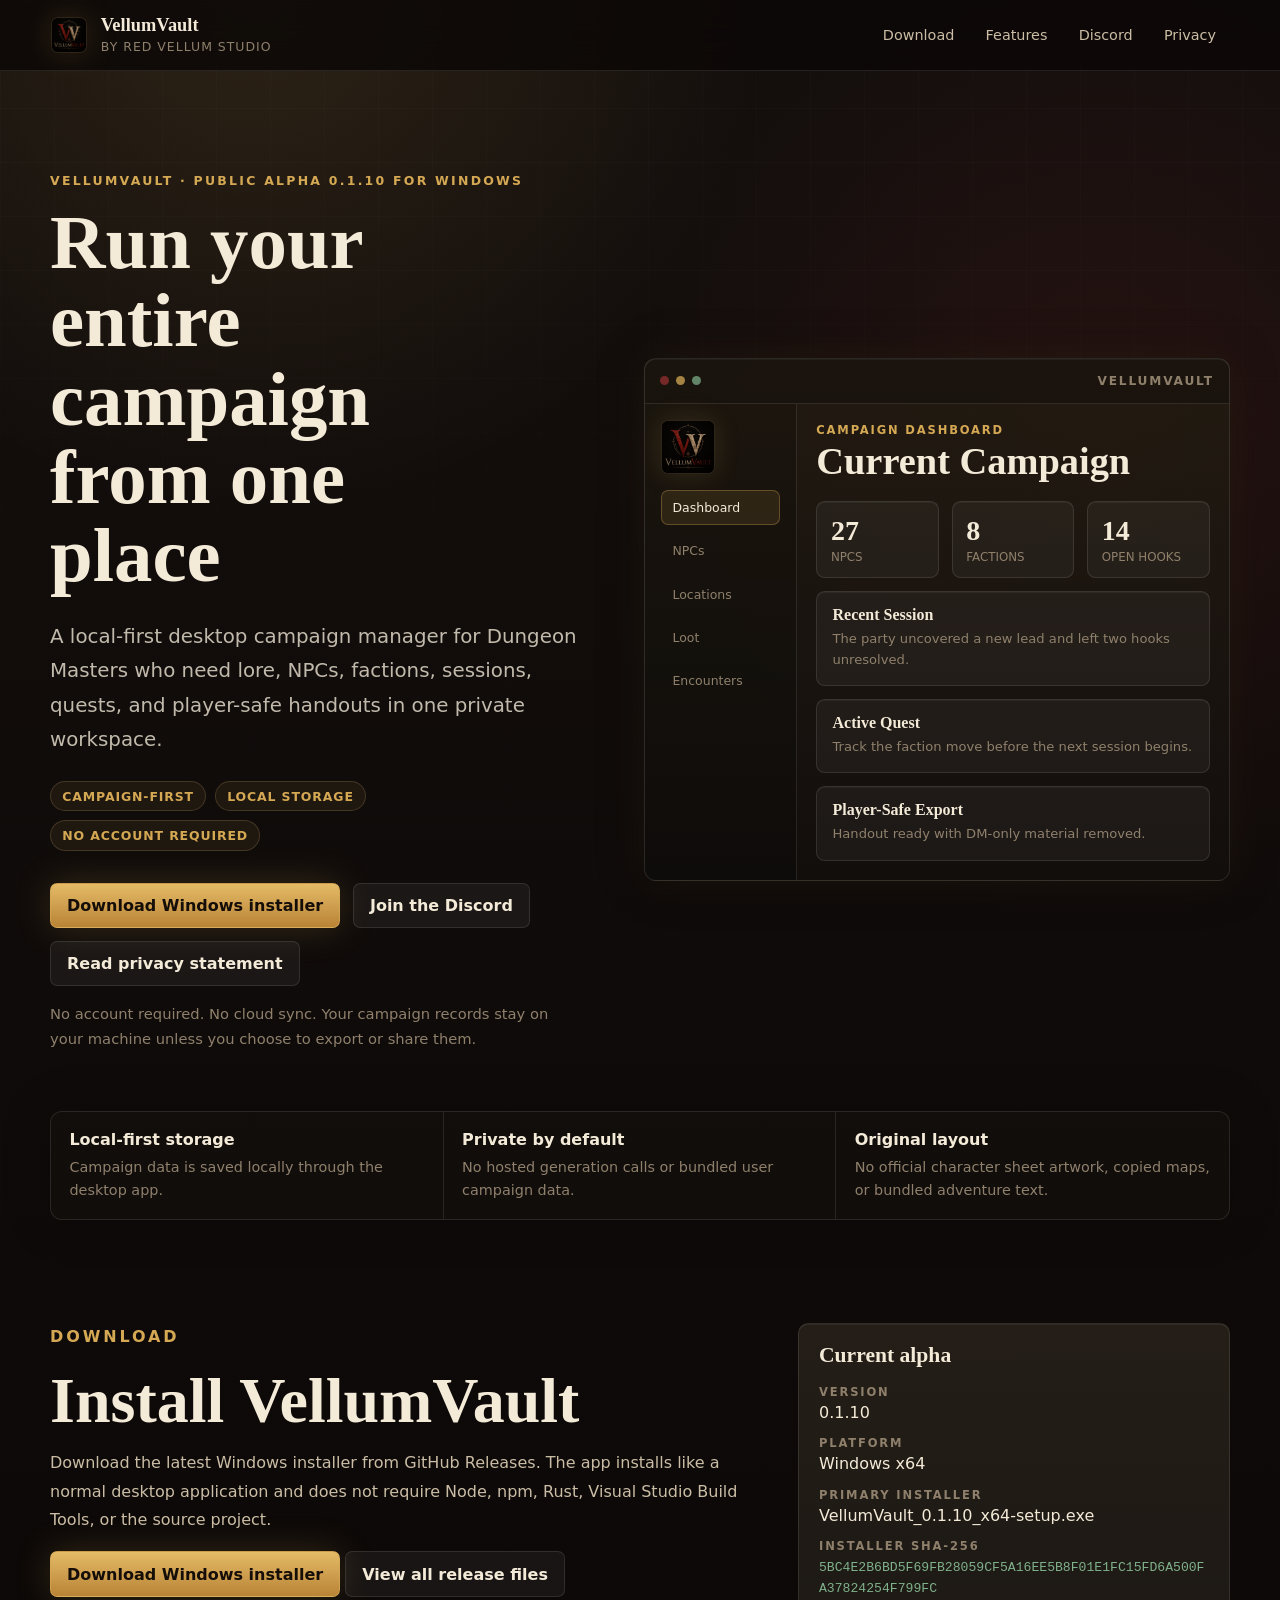
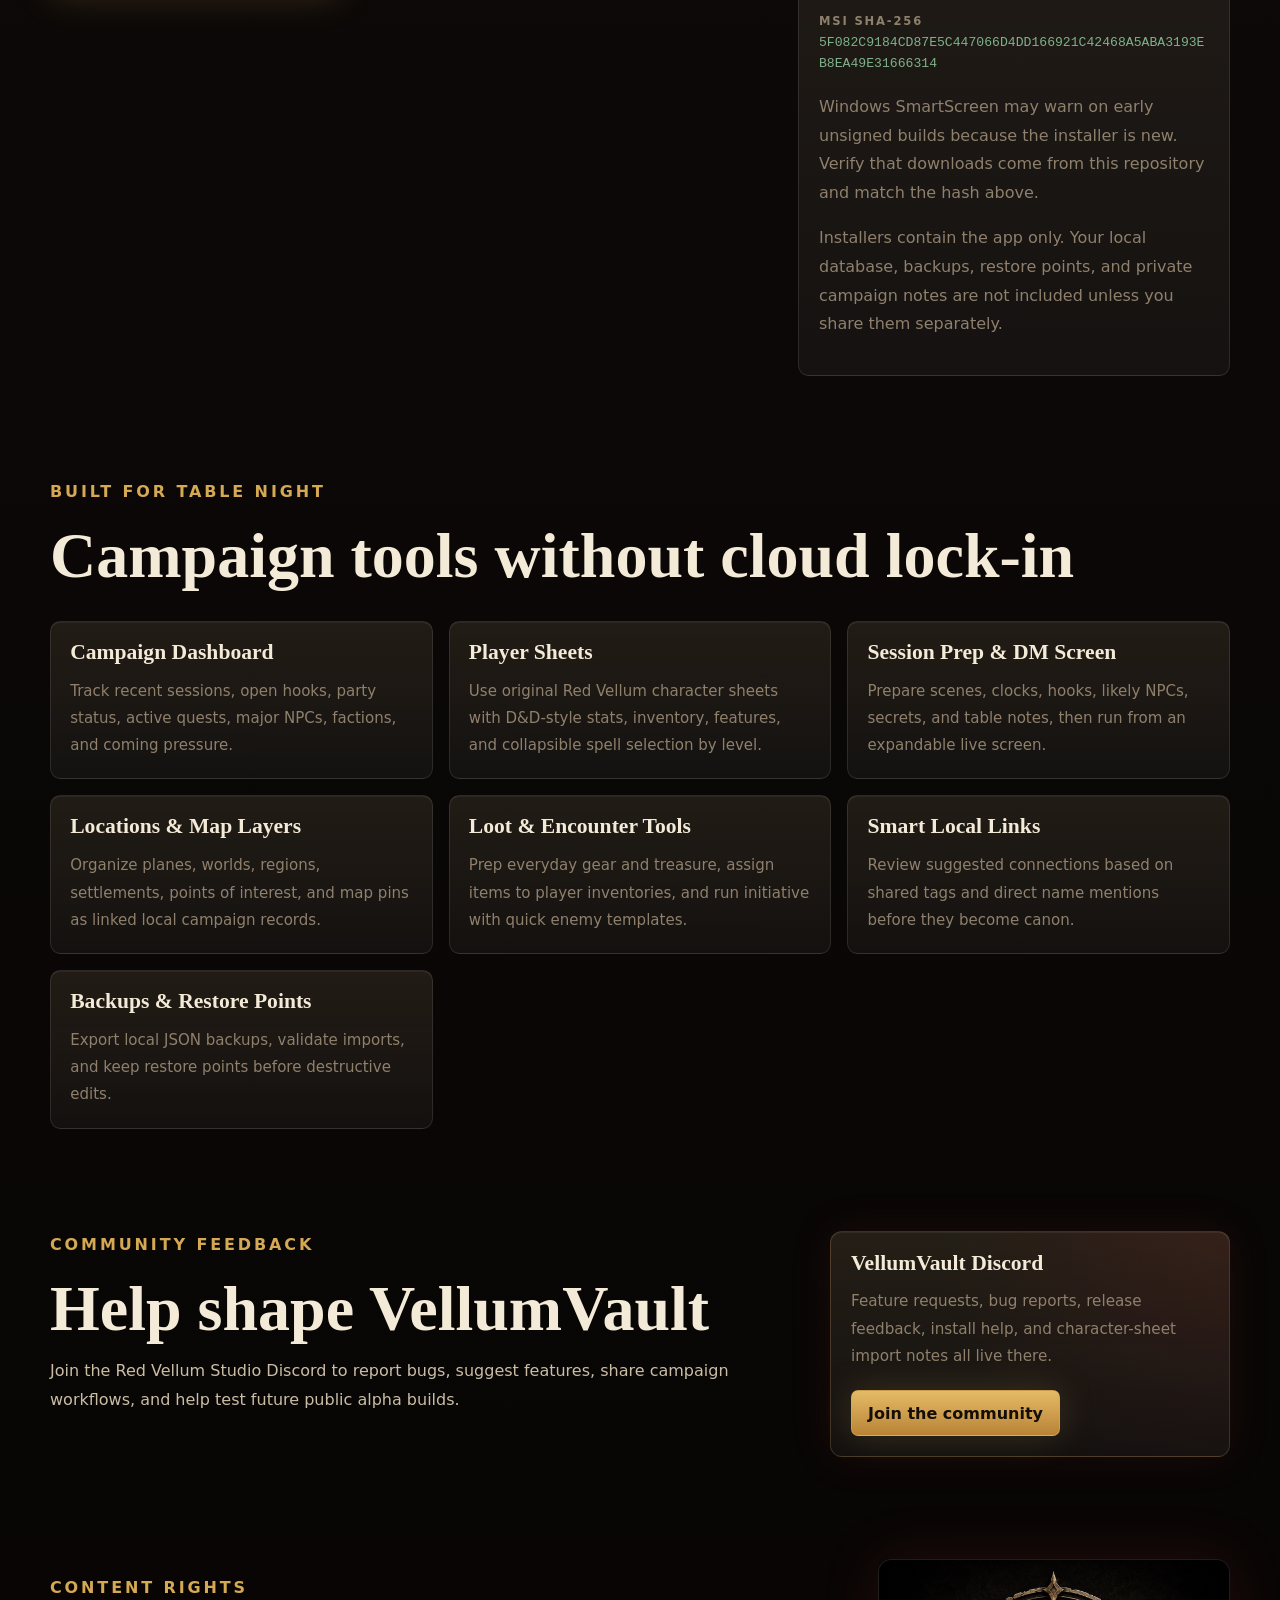
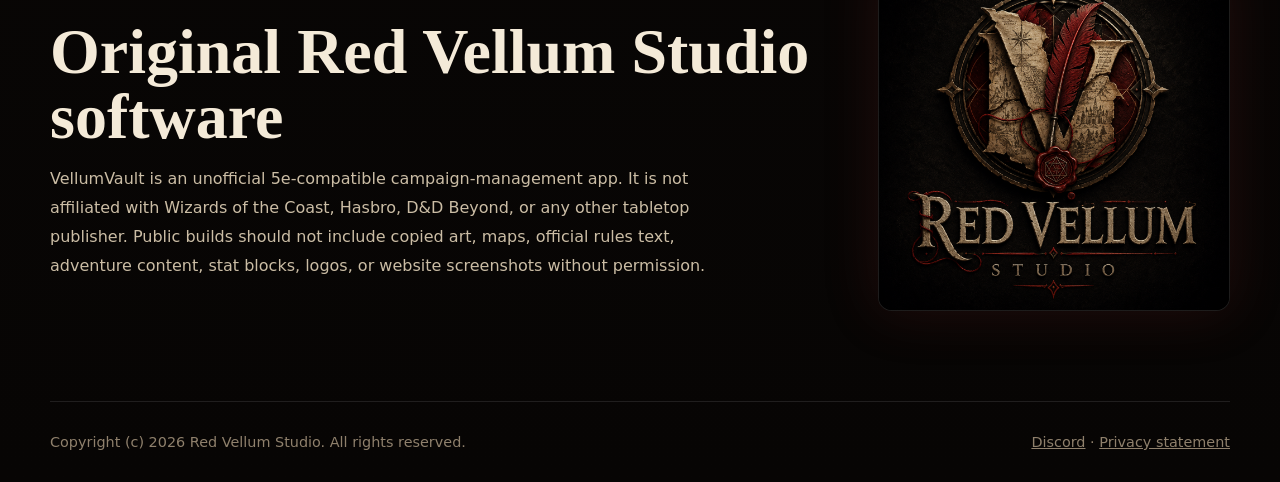
<file: index.html>
<!doctype html>
<html lang="en">
  <head>
    <meta charset="utf-8" />
    <meta name="viewport" content="width=device-width, initial-scale=1" />
    <title>VellumVault | Red Vellum Studio</title>
    <meta
      name="description"
      content="VellumVault is a local-first Windows desktop campaign-management app for long-form tabletop RPG campaigns."
    />
    <link rel="stylesheet" href="styles.css" />
  </head>
  <body>
    <header class="site-header">
      <a class="brand" href="index.html" aria-label="VellumVault home">
        <img src="assets/vellumvault-app-logo.png" alt="" />
        <span>
          <strong>VellumVault</strong>
          <small>by Red Vellum Studio</small>
        </span>
      </a>
      <nav aria-label="Primary navigation">
        <a href="#download">Download</a>
        <a href="#features">Features</a>
        <a href="#community">Discord</a>
        <a href="privacy.html">Privacy</a>
      </nav>
    </header>

    <main>
      <section class="hero">
        <div class="hero-copy">
          <p class="eyebrow">VellumVault &middot; Public alpha 0.1.10 for Windows</p>
          <h1>Run your entire campaign from one place</h1>
          <p class="lead">
            A local-first desktop campaign manager for Dungeon Masters who need lore, NPCs, factions, sessions, quests, and player-safe handouts in one private workspace.
          </p>
          <div class="hero-points" aria-label="Core product strengths">
            <span>Campaign-first</span>
            <span>Local storage</span>
            <span>No account required</span>
          </div>
          <div class="actions">
            <a class="button primary" href="https://github.com/RedVellum/RedVellum.github.io/releases/download/v0.1.10/VellumVault_0.1.10_x64-setup.exe" rel="noopener">
              Download Windows installer
            </a>
            <a class="button secondary" href="https://discord.gg/tZ7nqzmux7" target="_blank" rel="noopener noreferrer">
              Join the Discord
            </a>
            <a class="button secondary" href="privacy.html">Read privacy statement</a>
          </div>
          <p class="note">
            No account required. No cloud sync. Your campaign records stay on your machine unless you choose to export or share them.
          </p>
        </div>
        <div class="hero-art app-preview" aria-label="VellumVault app interface preview">
          <div class="preview-window">
            <div class="preview-topbar">
              <span></span>
              <span></span>
              <span></span>
              <strong>VellumVault</strong>
            </div>
            <div class="preview-body">
              <aside class="preview-sidebar">
                <img src="assets/vellumvault-app-logo.png" alt="" />
                <span class="active">Dashboard</span>
                <span>NPCs</span>
                <span>Locations</span>
                <span>Loot</span>
                <span>Encounters</span>
              </aside>
              <section class="preview-content">
                <div class="preview-heading">
                  <p>Campaign Dashboard</p>
                  <h2>Current Campaign</h2>
                </div>
                <div class="preview-stats">
                  <div><strong>27</strong><span>NPCs</span></div>
                  <div><strong>8</strong><span>Factions</span></div>
                  <div><strong>14</strong><span>Open hooks</span></div>
                </div>
                <div class="preview-grid">
                  <article>
                    <h3>Recent Session</h3>
                    <p>The party uncovered a new lead and left two hooks unresolved.</p>
                  </article>
                  <article>
                    <h3>Active Quest</h3>
                    <p>Track the faction move before the next session begins.</p>
                  </article>
                  <article>
                    <h3>Player-Safe Export</h3>
                    <p>Handout ready with DM-only material removed.</p>
                  </article>
                </div>
              </section>
            </div>
          </div>
        </div>
      </section>

      <section class="trust-strip" aria-label="Application status">
        <div>
          <strong>Local-first storage</strong>
          <span>Campaign data is saved locally through the desktop app.</span>
        </div>
        <div>
          <strong>Private by default</strong>
          <span>No hosted generation calls or bundled user campaign data.</span>
        </div>
        <div>
          <strong>Original layout</strong>
          <span>No official character sheet artwork, copied maps, or bundled adventure text.</span>
        </div>
      </section>

      <section id="download" class="section two-column">
        <div>
          <p class="eyebrow">Download</p>
          <h2>Install VellumVault</h2>
          <p>
            Download the latest Windows installer from GitHub Releases. The app installs like a normal desktop application and does not require Node,
            npm, Rust, Visual Studio Build Tools, or the source project.
          </p>
          <a class="button primary" href="https://github.com/RedVellum/RedVellum.github.io/releases/download/v0.1.10/VellumVault_0.1.10_x64-setup.exe" rel="noopener">
            Download Windows installer
          </a>
          <a class="button secondary" href="https://github.com/RedVellum/RedVellum.github.io/releases/tag/v0.1.10" rel="noopener">
            View all release files
          </a>
        </div>
        <aside class="release-card">
          <h3>Current alpha</h3>
          <dl>
            <div>
              <dt>Version</dt>
              <dd>0.1.10</dd>
            </div>
            <div>
              <dt>Platform</dt>
              <dd>Windows x64</dd>
            </div>
            <div>
              <dt>Primary installer</dt>
              <dd>VellumVault_0.1.10_x64-setup.exe</dd>
            </div>
            <div>
              <dt>Installer SHA-256</dt>
              <dd class="hash">5BC4E2B6BD5F69FB28059CF5A16EE5B8F01E1FC15FD6A500FA37824254F799FC</dd>
            </div>
            <div>
              <dt>MSI SHA-256</dt>
              <dd class="hash">5F082C9184CD87E5C447066D4DD166921C42468A5ABA3193EB8EA49E31666314</dd>
            </div>
          </dl>
          <p class="small">
            Windows SmartScreen may warn on early unsigned builds because the installer is new. Verify that downloads come from this repository and match the hash above.
          </p>
          <p class="small">
            Installers contain the app only. Your local database, backups, restore points, and private campaign notes are not included unless you share them separately.
          </p>
        </aside>
      </section>

      <section id="features" class="section">
        <p class="eyebrow">Built for table night</p>
        <h2>Campaign tools without cloud lock-in</h2>
        <div class="feature-grid">
          <article>
            <h3>Campaign Dashboard</h3>
            <p>Track recent sessions, open hooks, party status, active quests, major NPCs, factions, and coming pressure.</p>
          </article>
          <article>
            <h3>Player Sheets</h3>
            <p>Use original Red Vellum character sheets with D&D-style stats, inventory, features, and collapsible spell selection by level.</p>
          </article>
          <article>
            <h3>Session Prep & DM Screen</h3>
            <p>Prepare scenes, clocks, hooks, likely NPCs, secrets, and table notes, then run from an expandable live screen.</p>
          </article>
          <article>
            <h3>Locations & Map Layers</h3>
            <p>Organize planes, worlds, regions, settlements, points of interest, and map pins as linked local campaign records.</p>
          </article>
          <article>
            <h3>Loot & Encounter Tools</h3>
            <p>Prep everyday gear and treasure, assign items to player inventories, and run initiative with quick enemy templates.</p>
          </article>
          <article>
            <h3>Smart Local Links</h3>
            <p>Review suggested connections based on shared tags and direct name mentions before they become canon.</p>
          </article>
          <article>
            <h3>Backups & Restore Points</h3>
            <p>Export local JSON backups, validate imports, and keep restore points before destructive edits.</p>
          </article>
        </div>
      </section>

      <section id="community" class="section community-section">
        <div>
          <p class="eyebrow">Community feedback</p>
          <h2>Help shape VellumVault</h2>
          <p>
            Join the Red Vellum Studio Discord to report bugs, suggest features, share campaign workflows, and help test future public alpha builds.
          </p>
        </div>
        <div class="community-card">
          <h3>VellumVault Discord</h3>
          <p>Feature requests, bug reports, release feedback, install help, and character-sheet import notes all live there.</p>
          <a class="button primary" href="https://discord.gg/tZ7nqzmux7" target="_blank" rel="noopener noreferrer">
            Join the community
          </a>
        </div>
      </section>

      <section class="section rights studio-section">
        <div>
          <p class="eyebrow">Content rights</p>
          <h2>Original Red Vellum Studio software</h2>
          <p>
            VellumVault is an unofficial 5e-compatible campaign-management app. It is not affiliated with Wizards of the Coast, Hasbro,
            D&D Beyond, or any other tabletop publisher. Public builds should not include copied art, maps, official rules text, adventure content,
            stat blocks, logos, or website screenshots without permission.
          </p>
        </div>
        <div class="studio-logo-card" aria-label="Red Vellum Studio">
          <img src="assets/red-vellum-studio-logo.png" alt="Red Vellum Studio logo" />
        </div>
      </section>
    </main>

    <footer class="site-footer">
      <p>Copyright (c) 2026 Red Vellum Studio. All rights reserved.</p>
      <p><a href="https://discord.gg/tZ7nqzmux7" target="_blank" rel="noopener noreferrer">Discord</a> · <a href="privacy.html">Privacy statement</a></p>
    </footer>
  </body>
</html>
</file>
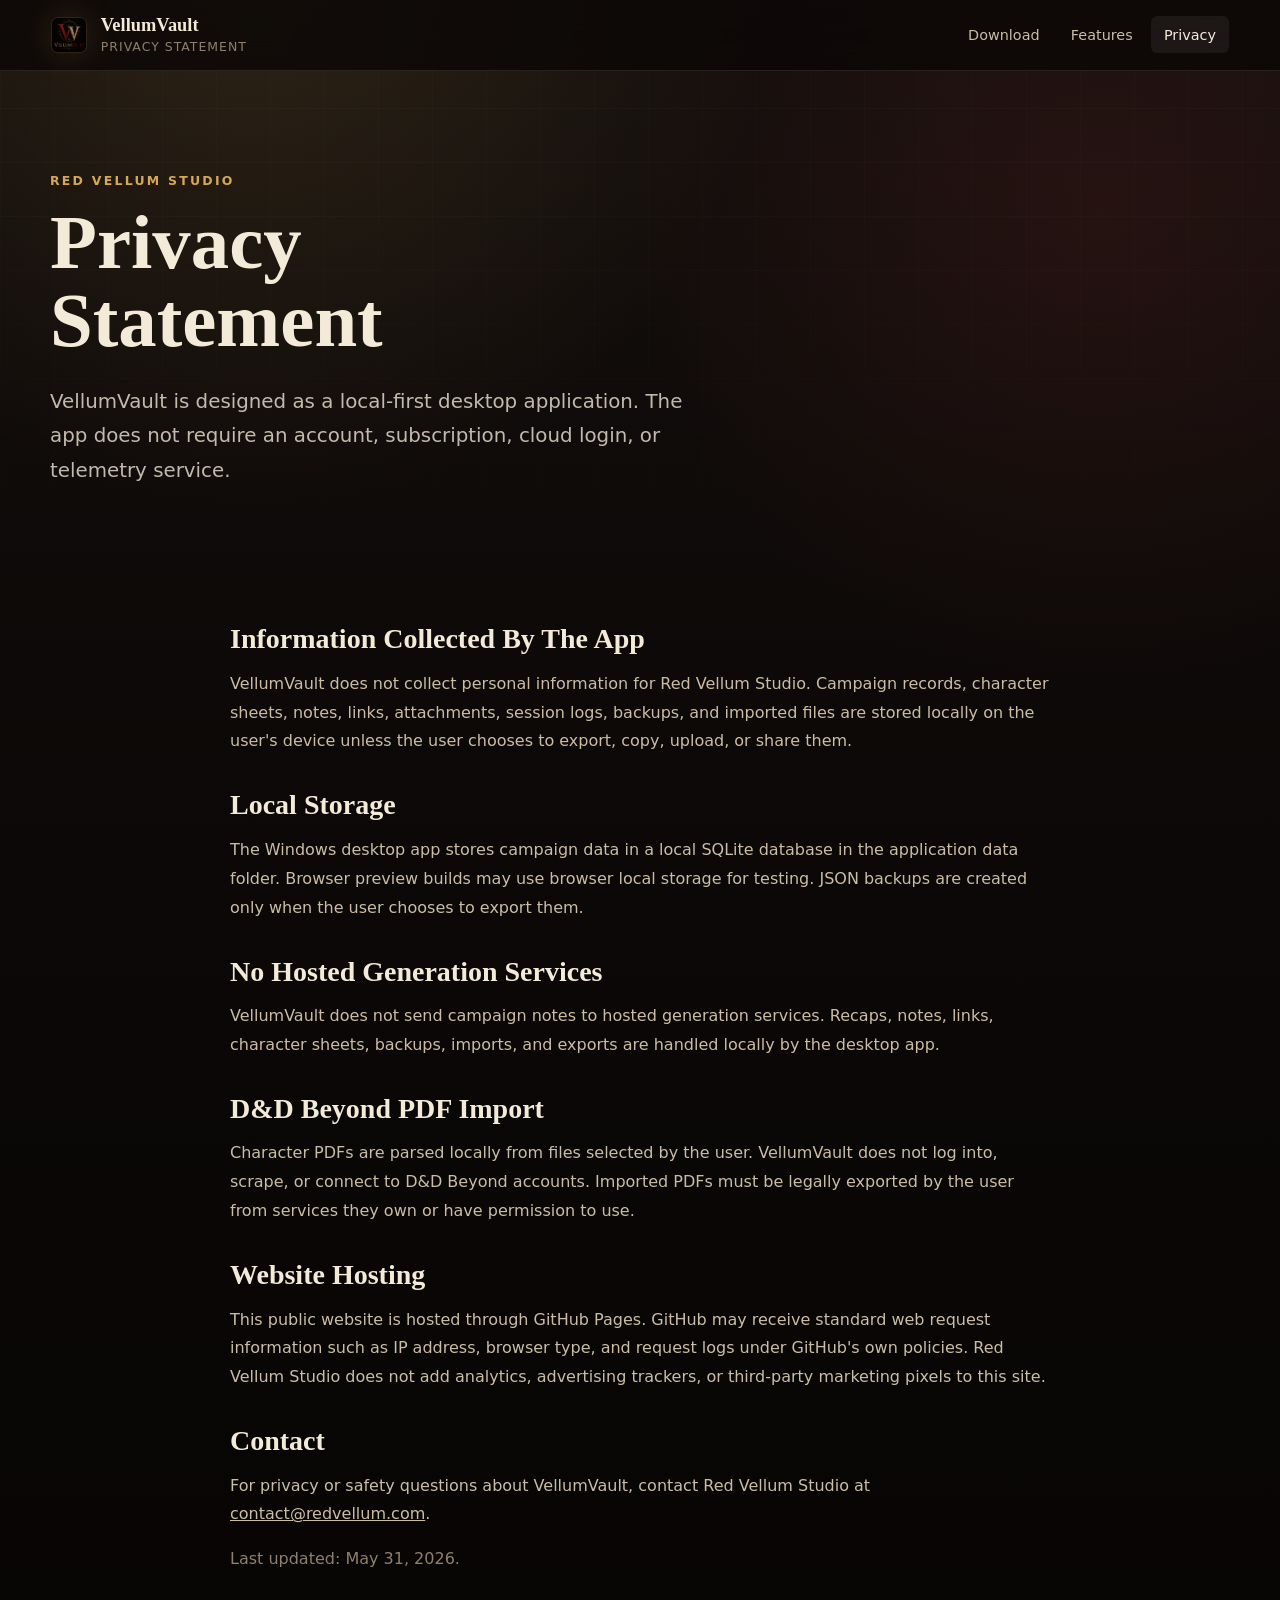
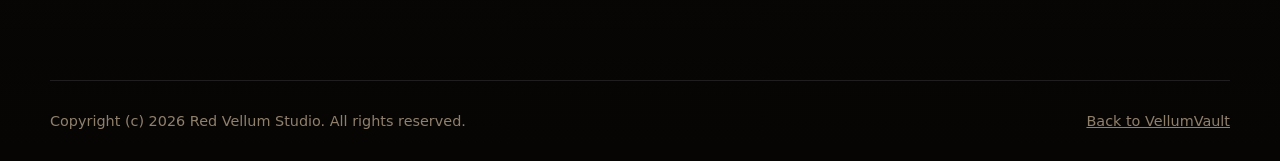
<file: privacy.html>
<!doctype html>
<html lang="en">
  <head>
    <meta charset="utf-8" />
    <meta name="viewport" content="width=device-width, initial-scale=1" />
    <title>Privacy Statement | VellumVault</title>
    <meta
      name="description"
      content="Privacy statement for VellumVault, a local-first desktop app from Red Vellum Studio."
    />
    <link rel="stylesheet" href="styles.css" />
  </head>
  <body>
    <header class="site-header">
      <a class="brand" href="index.html" aria-label="VellumVault home">
        <img src="assets/vellumvault-app-logo.png" alt="" />
        <span>
          <strong>VellumVault</strong>
          <small>Privacy statement</small>
        </span>
      </a>
      <nav aria-label="Primary navigation">
        <a href="index.html#download">Download</a>
        <a href="index.html#features">Features</a>
        <a href="privacy.html" aria-current="page">Privacy</a>
      </nav>
    </header>

    <main>
      <section class="page-hero">
        <p class="eyebrow">Red Vellum Studio</p>
        <h1>Privacy Statement</h1>
        <p class="lead">
          VellumVault is designed as a local-first desktop application. The app does not require an account, subscription, cloud login, or telemetry service.
        </p>
      </section>

      <section class="section legal-copy">
        <h2>Information Collected By The App</h2>
        <p>
          VellumVault does not collect personal information for Red Vellum Studio. Campaign records, character sheets, notes, links, attachments,
          session logs, backups, and imported files are stored locally on the user's device unless the user chooses to export, copy, upload, or share them.
        </p>

        <h2>Local Storage</h2>
        <p>
          The Windows desktop app stores campaign data in a local SQLite database in the application data folder. Browser preview builds may use browser
          local storage for testing. JSON backups are created only when the user chooses to export them.
        </p>

        <h2>No Hosted Generation Services</h2>
        <p>
          VellumVault does not send campaign notes to hosted generation services. Recaps, notes, links, character sheets, backups, imports, and
          exports are handled locally by the desktop app.
        </p>

        <h2>D&D Beyond PDF Import</h2>
        <p>
          Character PDFs are parsed locally from files selected by the user. VellumVault does not log into, scrape, or connect to D&D Beyond accounts.
          Imported PDFs must be legally exported by the user from services they own or have permission to use.
        </p>

        <h2>Website Hosting</h2>
        <p>
          This public website is hosted through GitHub Pages. GitHub may receive standard web request information such as IP address, browser type, and
          request logs under GitHub's own policies. Red Vellum Studio does not add analytics, advertising trackers, or third-party marketing pixels to
          this site.
        </p>

        <h2>Contact</h2>
        <p>
          For privacy or safety questions about VellumVault, contact Red Vellum Studio at
          <a href="mailto:contact@redvellum.com">contact@redvellum.com</a>.
        </p>

        <p class="small">Last updated: May 31, 2026.</p>
      </section>
    </main>

    <footer class="site-footer">
      <p>Copyright (c) 2026 Red Vellum Studio. All rights reserved.</p>
      <p><a href="index.html">Back to VellumVault</a></p>
    </footer>
  </body>
</html>
</file>
<file: styles.css>
:root {
  color-scheme: dark;
  --bg: #0b0807;
  --ink: #130f0d;
  --panel: #1d1713;
  --panel-strong: #251d17;
  --line: rgba(231, 196, 128, 0.18);
  --line-soft: rgba(255, 255, 255, 0.1);
  --brass: #d5a854;
  --brass-soft: rgba(213, 168, 84, 0.14);
  --red: #8d2f2f;
  --vellum: #f4ead8;
  --parchment: #cbbda5;
  --muted: #8f806c;
  --jade: #7fb18b;
  font-family:
    "Segoe UI",
    system-ui,
    -apple-system,
    BlinkMacSystemFont,
    sans-serif;
}

* {
  box-sizing: border-box;
}

html {
  scroll-behavior: smooth;
  overflow-x: hidden;
}

body {
  margin: 0;
  min-height: 100vh;
  background:
    radial-gradient(circle at 20% 0%, rgba(213, 168, 84, 0.13), transparent 32rem),
    radial-gradient(circle at 86% 12%, rgba(141, 47, 47, 0.16), transparent 30rem),
    linear-gradient(180deg, #140f0d 0%, var(--bg) 48%, #070504 100%);
  color: var(--vellum);
  overflow-x: hidden;
}

body::before {
  position: fixed;
  inset: 0;
  pointer-events: none;
  content: "";
  background-image:
    linear-gradient(rgba(255, 255, 255, 0.025) 1px, transparent 1px),
    linear-gradient(90deg, rgba(255, 255, 255, 0.018) 1px, transparent 1px);
  background-size: 54px 54px;
  mask-image: linear-gradient(to bottom, black, transparent 82%);
}

a {
  color: inherit;
}

.site-header {
  position: sticky;
  top: 0;
  z-index: 10;
  display: flex;
  align-items: center;
  justify-content: space-between;
  gap: 1.5rem;
  padding: 1rem clamp(1rem, 4vw, 4rem);
  border-bottom: 1px solid var(--line-soft);
  background: rgba(11, 8, 7, 0.82);
  backdrop-filter: blur(18px);
}

.brand {
  display: inline-flex;
  align-items: center;
  gap: 0.85rem;
  text-decoration: none;
}

.brand img {
  width: 2.25rem;
  height: 2.25rem;
  border: 1px solid var(--line);
  border-radius: 0.45rem;
  object-fit: cover;
  background: #050302;
  box-shadow: 0 0 32px rgba(213, 168, 84, 0.18);
}

.brand strong {
  display: block;
  font-family: Georgia, "Times New Roman", serif;
  font-size: 1.15rem;
  line-height: 1.05;
}

.brand small {
  display: block;
  margin-top: 0.2rem;
  color: var(--muted);
  font-size: 0.78rem;
  letter-spacing: 0.08em;
  text-transform: uppercase;
}

nav {
  display: flex;
  flex-wrap: wrap;
  gap: 0.35rem;
  justify-content: flex-end;
}

nav a {
  padding: 0.65rem 0.8rem;
  border-radius: 0.4rem;
  color: var(--parchment);
  font-size: 0.9rem;
  text-decoration: none;
}

nav a:hover,
nav a[aria-current="page"] {
  background: rgba(255, 255, 255, 0.06);
  color: var(--vellum);
}

main {
  position: relative;
  z-index: 1;
}

.hero,
.section,
.page-hero,
.site-footer {
  width: min(1180px, calc(100% - 2rem));
  margin-inline: auto;
}

.hero {
  display: grid;
  grid-template-columns: minmax(0, 0.95fr) minmax(24rem, 1.05fr);
  gap: clamp(2rem, 5vw, 4rem);
  align-items: center;
  min-height: calc(100vh - 7rem);
  padding: clamp(4rem, 8vw, 7rem) 0 clamp(3rem, 6vw, 5rem);
}

.hero-copy {
  max-width: 43rem;
}

.eyebrow {
  margin: 0 0 1rem;
  color: var(--brass);
  font-size: 0.78rem;
  font-weight: 700;
  letter-spacing: 0.18em;
  text-transform: uppercase;
}

h1,
h2,
h3 {
  margin: 0;
  font-family: Georgia, "Times New Roman", serif;
  font-weight: 700;
  line-height: 1.02;
}

h1 {
  max-width: 12ch;
  font-size: clamp(3rem, 6vw, 5rem);
}

h2 {
  font-size: clamp(2.2rem, 5vw, 4.2rem);
}

h3 {
  font-size: 1.35rem;
}

p {
  color: var(--parchment);
}

.lead {
  max-width: 40rem;
  margin: 1.55rem 0 0;
  color: rgba(244, 234, 216, 0.78);
  font-size: clamp(1.04rem, 1.8vw, 1.24rem);
  line-height: 1.72;
}

.hero-points {
  display: flex;
  flex-wrap: wrap;
  gap: 0.55rem;
  margin-top: 1.5rem;
}

.hero-points span {
  border: 1px solid var(--line);
  border-radius: 999px;
  background: rgba(213, 168, 84, 0.08);
  color: var(--brass);
  padding: 0.42rem 0.7rem;
  font-size: 0.78rem;
  font-weight: 700;
  letter-spacing: 0.07em;
  text-transform: uppercase;
}

.actions {
  display: flex;
  flex-wrap: wrap;
  gap: 0.8rem;
  margin-top: 2rem;
}

.button {
  display: inline-flex;
  min-height: 2.85rem;
  align-items: center;
  justify-content: center;
  border: 1px solid transparent;
  border-radius: 0.45rem;
  padding: 0.75rem 1rem;
  font-weight: 700;
  text-decoration: none;
  transition:
    transform 160ms ease,
    border-color 160ms ease,
    background 160ms ease;
}

.button:hover {
  transform: translateY(-1px);
}

.button.primary {
  border-color: rgba(213, 168, 84, 0.65);
  background: linear-gradient(180deg, #e4bb67, #b98336);
  color: #140d08;
  box-shadow: 0 0 36px rgba(213, 168, 84, 0.2);
}

.button.secondary {
  border-color: var(--line-soft);
  background: rgba(255, 255, 255, 0.05);
  color: var(--vellum);
}

.note,
.small {
  color: var(--muted);
  font-size: 0.92rem;
  line-height: 1.7;
}

.hero-art {
  display: grid;
  place-items: center;
}

.app-preview {
  min-width: 0;
}

.preview-window {
  width: min(100%, 42rem);
  overflow: hidden;
  border: 1px solid var(--line-soft);
  border-radius: 0.75rem;
  background:
    linear-gradient(180deg, rgba(213, 168, 84, 0.08), transparent),
    rgba(19, 15, 13, 0.88);
  box-shadow:
    inset 0 1px 0 rgba(255, 255, 255, 0.06),
    0 0 48px rgba(0, 0, 0, 0.28),
    0 0 42px rgba(213, 168, 84, 0.08);
}

.preview-topbar {
  display: flex;
  align-items: center;
  gap: 0.45rem;
  min-height: 2.8rem;
  border-bottom: 1px solid var(--line-soft);
  padding: 0 0.95rem;
  background: rgba(0, 0, 0, 0.24);
}

.preview-topbar span {
  width: 0.55rem;
  height: 0.55rem;
  border-radius: 999px;
  background: rgba(244, 234, 216, 0.28);
}

.preview-topbar span:first-child {
  background: rgba(141, 47, 47, 0.8);
}

.preview-topbar span:nth-child(2) {
  background: rgba(213, 168, 84, 0.75);
}

.preview-topbar span:nth-child(3) {
  background: rgba(127, 177, 139, 0.72);
}

.preview-topbar strong {
  margin-left: auto;
  color: var(--muted);
  font-size: 0.76rem;
  letter-spacing: 0.15em;
  text-transform: uppercase;
}

.preview-body {
  display: grid;
  grid-template-columns: 9.5rem minmax(0, 1fr);
  min-height: 27rem;
}

.preview-sidebar {
  display: flex;
  flex-direction: column;
  gap: 0.55rem;
  border-right: 1px solid var(--line-soft);
  background: rgba(0, 0, 0, 0.18);
  padding: 1rem;
}

.preview-sidebar img {
  width: 3.4rem;
  height: 3.4rem;
  margin-bottom: 0.45rem;
  border: 1px solid var(--line);
  border-radius: 0.45rem;
  object-fit: cover;
  background: #050302;
  box-shadow: 0 0 26px rgba(213, 168, 84, 0.16);
}

.preview-sidebar span {
  border: 1px solid transparent;
  border-radius: 0.45rem;
  color: var(--muted);
  padding: 0.55rem 0.65rem;
  font-size: 0.78rem;
}

.preview-sidebar span.active {
  border-color: rgba(213, 168, 84, 0.32);
  background: rgba(213, 168, 84, 0.12);
  color: var(--vellum);
}

.preview-content {
  padding: 1.2rem;
}

.preview-heading p {
  margin: 0 0 0.35rem;
  color: var(--brass);
  font-size: 0.72rem;
  font-weight: 700;
  letter-spacing: 0.16em;
  text-transform: uppercase;
}

.preview-heading h2 {
  max-width: none;
  font-size: clamp(1.65rem, 3vw, 2.45rem);
}

.preview-stats,
.preview-grid {
  display: grid;
  gap: 0.8rem;
}

.preview-stats {
  grid-template-columns: repeat(3, 1fr);
  margin-top: 1.2rem;
}

.preview-stats div,
.preview-grid article {
  border: 1px solid var(--line-soft);
  border-radius: 0.55rem;
  background: rgba(255, 255, 255, 0.045);
  box-shadow: inset 0 1px 0 rgba(255, 255, 255, 0.045);
}

.preview-stats div {
  padding: 0.85rem;
}

.preview-stats strong,
.preview-stats span {
  display: block;
}

.preview-stats strong {
  color: var(--vellum);
  font-family: Georgia, "Times New Roman", serif;
  font-size: 1.75rem;
}

.preview-stats span {
  margin-top: 0.15rem;
  color: var(--muted);
  font-size: 0.74rem;
  text-transform: uppercase;
}

.preview-grid {
  margin-top: 0.8rem;
}

.preview-grid article {
  padding: 0.95rem;
}

.preview-grid h3 {
  font-size: 1rem;
}

.preview-grid p {
  margin: 0.35rem 0 0;
  color: var(--muted);
  font-size: 0.82rem;
  line-height: 1.55;
}

.trust-strip {
  display: grid;
  width: min(1180px, calc(100% - 2rem));
  margin: -2rem auto 0;
  grid-template-columns: repeat(3, 1fr);
  overflow: hidden;
  border: 1px solid var(--line-soft);
  border-radius: 0.75rem;
  background: rgba(19, 15, 13, 0.82);
  box-shadow: 0 0 48px rgba(0, 0, 0, 0.22);
}

.trust-strip div {
  padding: 1.15rem;
  border-right: 1px solid var(--line-soft);
}

.trust-strip div:last-child {
  border-right: 0;
}

.trust-strip strong,
.trust-strip span {
  display: block;
}

.trust-strip strong {
  color: var(--vellum);
}

.trust-strip span {
  margin-top: 0.45rem;
  color: var(--muted);
  font-size: 0.9rem;
  line-height: 1.55;
}

.section,
.page-hero {
  padding: clamp(4rem, 8vw, 7rem) 0 0;
}

.two-column {
  display: grid;
  grid-template-columns: minmax(0, 1fr) minmax(18rem, 27rem);
  gap: clamp(1.5rem, 4vw, 3rem);
  align-items: start;
}

.section p {
  max-width: 44rem;
  font-size: 1rem;
  line-height: 1.8;
}

.release-card,
.feature-grid article {
  border: 1px solid var(--line-soft);
  border-radius: 0.65rem;
  background:
    linear-gradient(180deg, rgba(213, 168, 84, 0.07), transparent),
    rgba(255, 255, 255, 0.045);
  box-shadow: inset 0 1px 0 rgba(255, 255, 255, 0.05);
}

.release-card {
  padding: 1.25rem;
}

dl {
  display: grid;
  gap: 0.9rem;
  margin: 1.2rem 0;
}

dt {
  color: var(--muted);
  font-size: 0.72rem;
  font-weight: 700;
  letter-spacing: 0.16em;
  text-transform: uppercase;
}

dd {
  margin: 0.25rem 0 0;
  color: var(--vellum);
}

.hash {
  overflow-wrap: anywhere;
  color: var(--jade);
  font-family: Consolas, "Courier New", monospace;
  font-size: 0.82rem;
  line-height: 1.6;
}

.feature-grid {
  display: grid;
  grid-template-columns: repeat(3, 1fr);
  gap: 1rem;
  margin-top: 2rem;
}

.feature-grid article {
  padding: 1.2rem;
}

.feature-grid p {
  margin-bottom: 0;
  color: var(--muted);
  font-size: 0.94rem;
}

.rights {
  padding-bottom: clamp(4rem, 7vw, 6rem);
}

.community-section {
  display: grid;
  grid-template-columns: minmax(0, 1fr) minmax(18rem, 25rem);
  gap: clamp(1.5rem, 4vw, 3rem);
  align-items: start;
}

.community-card {
  border: 1px solid var(--line);
  border-radius: 0.75rem;
  padding: 1.25rem;
  background:
    radial-gradient(circle at top right, rgba(141, 47, 47, 0.16), transparent 18rem),
    linear-gradient(180deg, rgba(213, 168, 84, 0.09), transparent),
    rgba(255, 255, 255, 0.045);
  box-shadow:
    inset 0 1px 0 rgba(255, 255, 255, 0.06),
    0 0 42px rgba(141, 47, 47, 0.14);
}

.community-card p {
  margin: 0.9rem 0 1.25rem;
  color: var(--muted);
  font-size: 0.95rem;
}

.studio-section {
  display: grid;
  grid-template-columns: minmax(0, 1fr) minmax(15rem, 22rem);
  gap: clamp(1.5rem, 4vw, 3rem);
  align-items: center;
}

.studio-logo-card {
  overflow: hidden;
  border: 1px solid var(--line-soft);
  border-radius: 0.85rem;
  background: rgba(0, 0, 0, 0.42);
  box-shadow:
    inset 0 1px 0 rgba(255, 255, 255, 0.06),
    0 0 56px rgba(141, 47, 47, 0.2);
}

.studio-logo-card img {
  display: block;
  width: 100%;
  aspect-ratio: 1;
  object-fit: cover;
}

.legal-copy {
  max-width: 820px;
  padding-bottom: clamp(4rem, 7vw, 6rem);
}

.legal-copy h2 {
  margin-top: 2.2rem;
  font-size: 1.75rem;
}

.legal-copy p {
  max-width: none;
}

.site-footer {
  display: flex;
  flex-wrap: wrap;
  justify-content: space-between;
  gap: 1rem;
  padding: 2rem 0;
  border-top: 1px solid var(--line-soft);
}

.site-footer p {
  margin: 0;
  color: var(--muted);
  font-size: 0.9rem;
}

.not-found {
  display: grid;
  min-height: 100vh;
  place-items: center;
  align-content: center;
  gap: 1rem;
  padding: 2rem;
  text-align: center;
}

.not-found img {
  width: 7rem;
  border-radius: 0.75rem;
}

@media (max-width: 900px) {
  .site-header {
    align-items: flex-start;
    flex-direction: column;
  }

  nav {
    justify-content: flex-start;
  }

  .hero,
  .community-section,
  .studio-section,
  .two-column {
    grid-template-columns: 1fr;
  }

  .hero {
    min-height: auto;
    padding-top: 3rem;
  }

  .hero-copy {
    max-width: none;
  }

  h1 {
    max-width: 8.8ch;
    font-size: clamp(2.5rem, 10.5vw, 3.35rem);
  }

  .eyebrow {
    line-height: 1.45;
  }

  .preview-window {
    width: 100%;
    max-width: 34rem;
  }

  .preview-topbar {
    padding-inline: 0.8rem;
  }

  .preview-topbar strong {
    max-width: 46%;
    overflow: hidden;
    text-overflow: ellipsis;
    white-space: nowrap;
  }

  .preview-body {
    grid-template-columns: 1fr;
    min-height: auto;
  }

  .preview-sidebar {
    display: none;
  }

  .preview-content {
    padding: 1rem;
  }

  .preview-heading h2 {
    font-size: clamp(1.7rem, 9vw, 2.25rem);
  }

  .preview-stats {
    grid-template-columns: 1fr;
  }

  .trust-strip,
  .feature-grid {
    grid-template-columns: 1fr;
  }

  .trust-strip div {
    border-right: 0;
    border-bottom: 1px solid var(--line-soft);
  }

  .trust-strip div:last-child {
    border-bottom: 0;
  }
}

@media (max-width: 560px) {
  .hero,
  .section,
  .page-hero,
  .trust-strip,
  .site-footer {
    width: min(1180px, calc(100% - 1.2rem));
  }

  .site-header {
    padding-inline: 0.75rem;
  }

  .hero {
    justify-items: start;
  }

  .hero-copy,
  .app-preview {
    width: min(100%, 22rem);
    max-width: 100%;
  }

  nav a {
    padding-inline: 0.55rem;
  }

  .lead {
    max-width: 100%;
    font-size: 1rem;
    overflow-wrap: anywhere;
  }

  .eyebrow {
    font-size: 0.68rem;
    letter-spacing: 0.11em;
  }

  .hero-points {
    display: grid;
    width: fit-content;
    max-width: 100%;
    grid-template-columns: 1fr;
  }

  .hero-points span {
    justify-self: start;
    max-width: 100%;
    overflow-wrap: anywhere;
  }

  .actions {
    display: grid;
    grid-template-columns: 1fr;
    gap: 0.6rem;
  }

  .button {
    width: 100%;
  }

  .note {
    overflow-wrap: anywhere;
  }

  .hero-points span {
    font-size: 0.72rem;
  }

  .preview-grid article,
  .preview-stats div {
    padding: 0.8rem;
  }

  .preview-window {
    max-width: 100%;
  }
}
</file>
